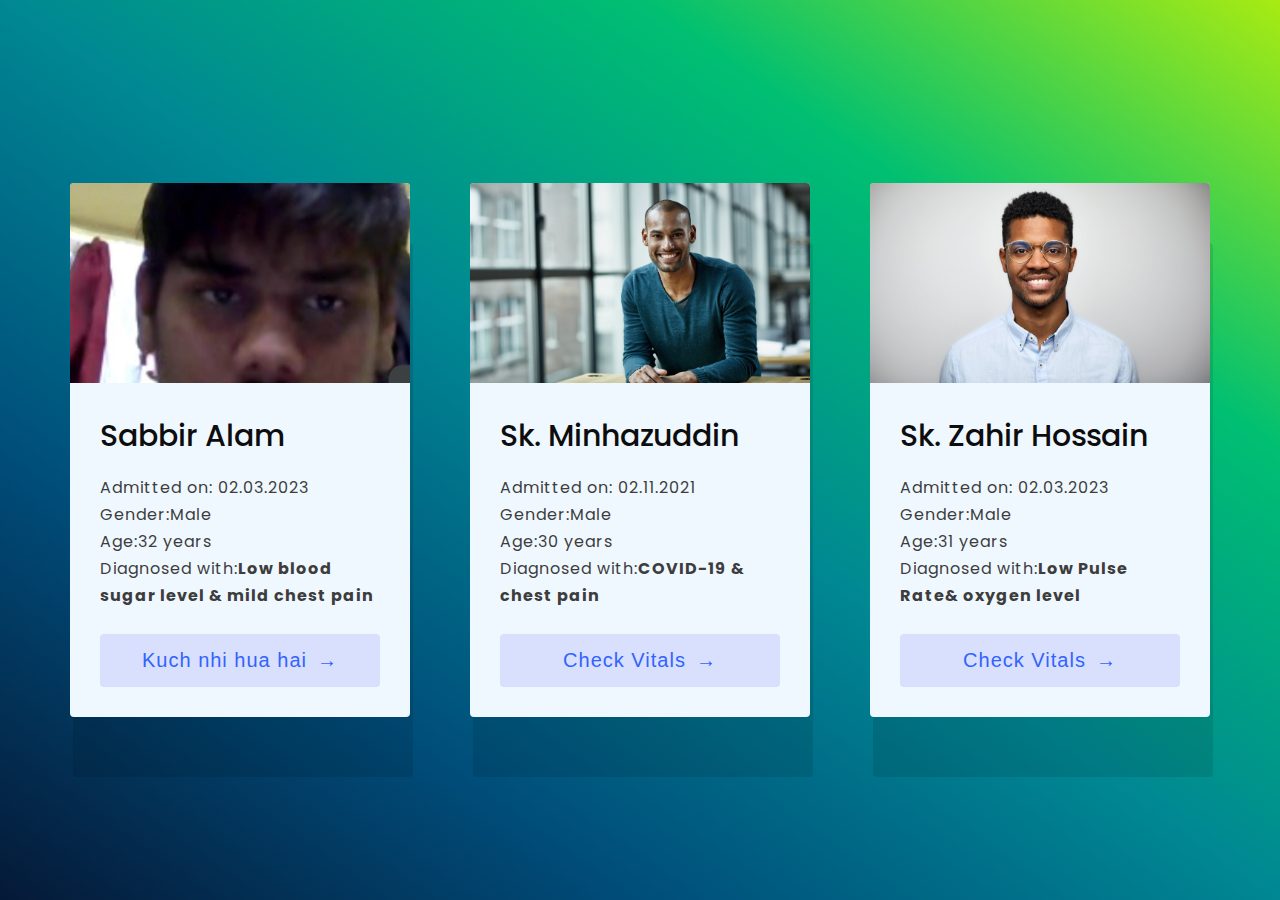
<file: cards.html>
<!DOCTYPE html>
<html lang="en">
<head>
    <meta charset="UTF-8">
    <meta http-equiv="X-UA-Compatible" content="IE=edge">
    <meta name="viewport" content="width=device-width, initial-scale=1.0">
    <title>Cards</title>
    <link rel="stylesheet" href="cards.css"/>
</head>
<body>
    <div class="grid">
        <div class="grid-item">
            <div class="card">
                <img class="card-img" src="sabb2.jpg" alt="">
                <div class="card-content">
                    <h1 class="card-header">Sabbir Alam</h1>
                    <p class="card-text">
                        Admitted on: 02.03.2023<br>
                        Gender:Male<br>
                        Age:32 years<br>
                        Diagnosed with:<b>Low blood sugar level & mild chest pain</b>
                    </p>
                    <button class="card-btn">
                    Kuch nhi hua hai<span>&rarr;</span>
                    </button>
                </div>
            </div>
        </div>
        <div class="grid-item">
            <div class="card">
                <img class="card-img" src="4.jpg" alt="">
                <div class="card-content">
                    <h1 class="card-header">Sk. Minhazuddin</h1>
                    <p class="card-text">
                        Admitted on: 02.11.2021<br>
                        Gender:Male<br>
                        Age:30 years<br>
                        Diagnosed with:<b>COVID-19 & chest pain</b> 
                    </p>
                    <button class="card-btn">
                    Check Vitals<span>&rarr;</span>
                    </button>
                </div>
            </div>
        </div>
        <div class="grid-item">
            <div class="card">
                <img class="card-img" src="3.jpg" alt="">
                <div class="card-content">
                    <h1 class="card-header">Sk. Zahir Hossain</h1>
                    <p class="card-text">
                        Admitted on: 02.03.2023<br>
                        Gender:Male<br>
                        Age:31 years<br>
                        Diagnosed with:<b>Low Pulse Rate& oxygen level</b>
                        </p>
                    <button class="card-btn">
                        Check Vitals<span>&rarr;</span>
                    </button>
                </div>
            </div>
        </div>        
    </div>
</body>
</html>
</file>
<file: cards.css>
@import url('https://fonts.googleapis.com/css2?family=Poppins:wght@300&display=swap');
*{
    margin:0;
    padding:0;
}
html{
    box-sizing:border-box;
    font-size: 62.5%;
}
body{
    background-image: linear-gradient(to right top, #051937, #004d7a, #008793, #00bf72, #a8eb12);
    font-family: "Poppins", sans-serif;
    display:flex;
    justify-content: center;
    align-items: center;
    min-height: 100vh;
}
.grid{
    display:grid;
    width:114rem;
    grid-gap:6rem;
    grid-template-columns:repeat(auto-fit,minmax(30rem,1fr));
    align-items:start;
}
.grid-item{
    background-color: aliceblue;
    border-radius:0.4rem;
    overflow:hidden;
    box-shadow: 0.3rem 6rem rgba(0,0,0,0.1);
    cursor:pointer;
    transition:0.2s;

}
.grid-item:hover{
    transform: translateY(-0.5%);
    box-shadow: 0 4rem 8rem rgba(0, 0, 0, 0.5);
}
.card-img{
    display:block;
    width:100%;
    height:20rem;
    object-fit:cover;
}
.card-content{
    padding:3rem;
}
.card-header{
    font-size: 3rem;
    font-weight: 500;
    color: #0d0d0d;
    margin-bottom:1.5rem;
}
.card-text{
    font-size:1.6rem;
    letter-spacing:0.1rem;
    line-height:1.7;
    color: #3d3d3d;
    margin-bottom:2.5rem;

}
.card-btn{
    display:block;
    width:100%;
    padding:1.5rem;
    font-size:2rem;
    text-align: center;
    color:#3363ff;
    background-color: #d8e0fd;
    border:none;
    border-radius:0.4rem;
    transition: 0.2s;
    cursor:pointer;
    letter-spacing: 0.1rem;
    
}
.card-btn span{
    margin-left:1rem;
    transition: 0.2s;

}
.card-btn:hover,
.card-btn:active{
    background-color: #c2cffc;
}
.card-btn:hover span,
.card-btn:active span{
    margin-left: 1.5rem;

}
@media only screen and (max-width:60em){
    body{
        padding:3rem;
    }
    .grid{
        grid-gap:3rem;
    }
}
</file>
